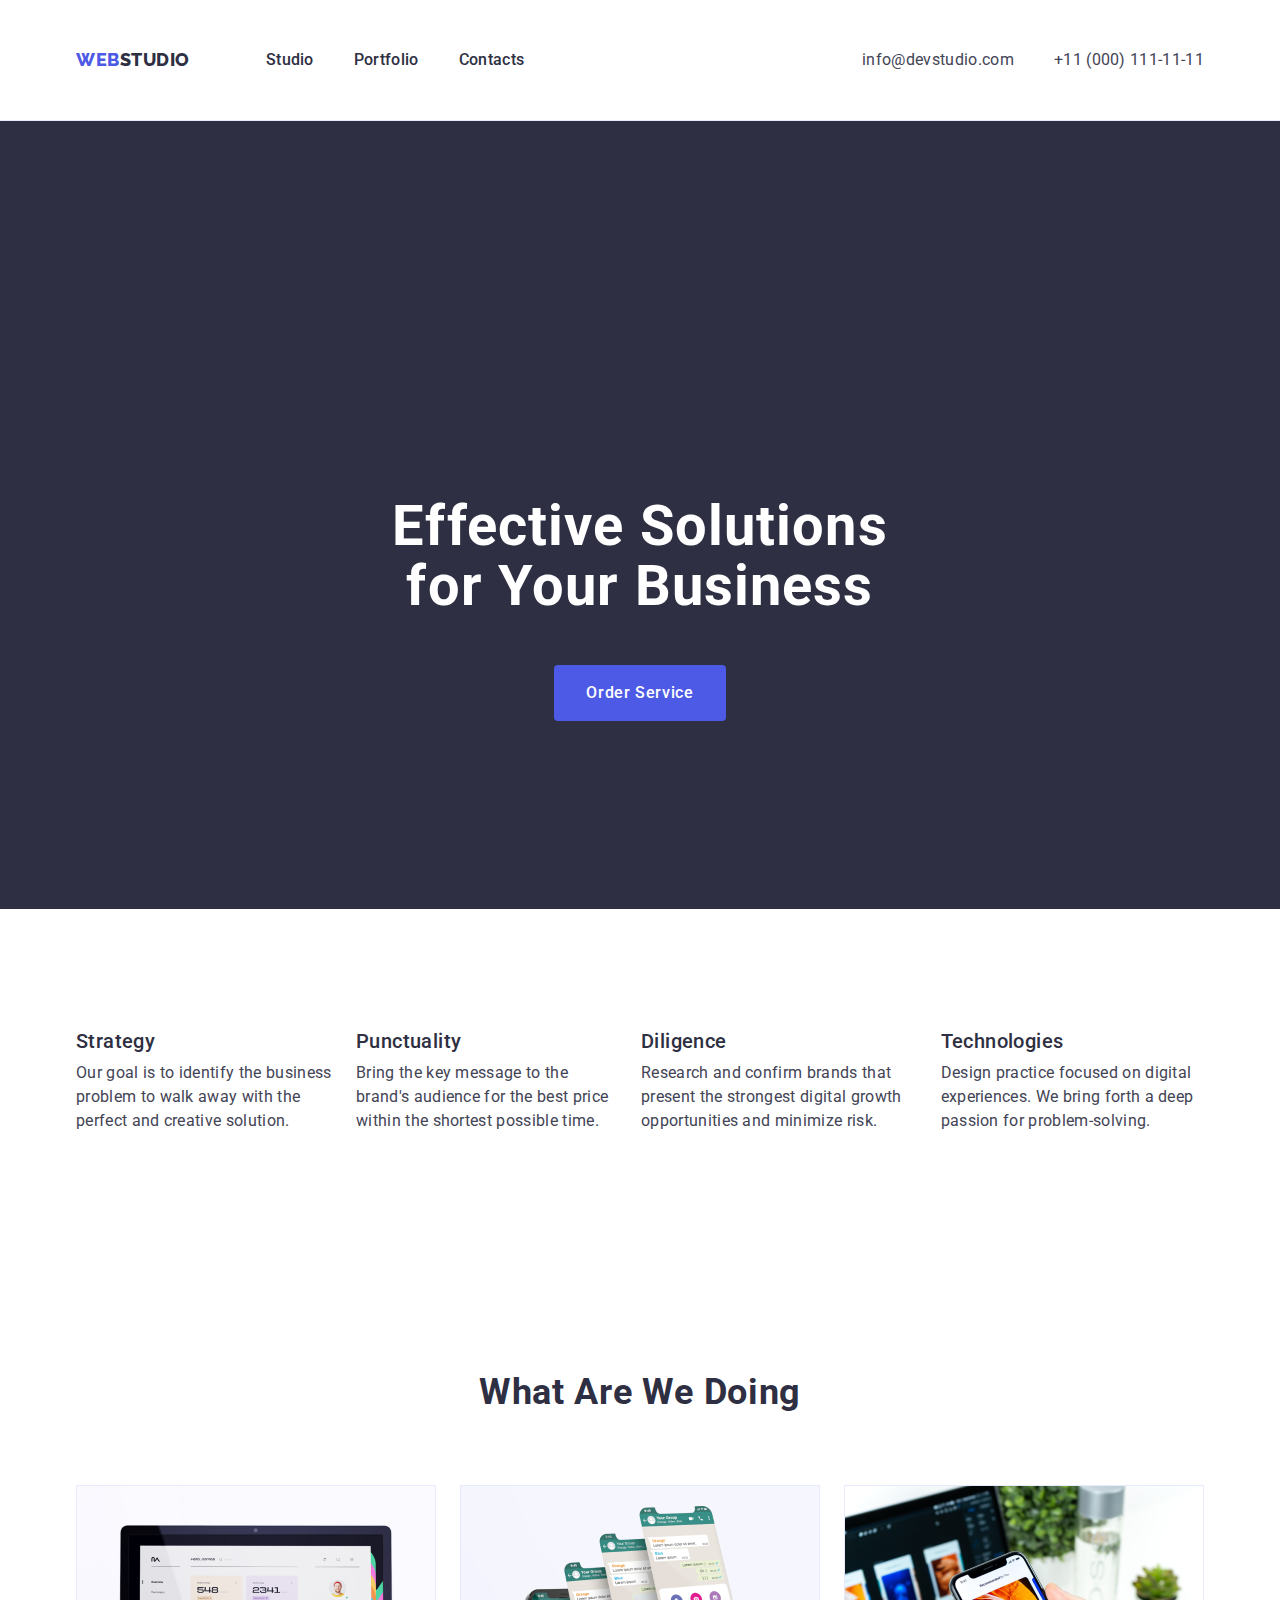
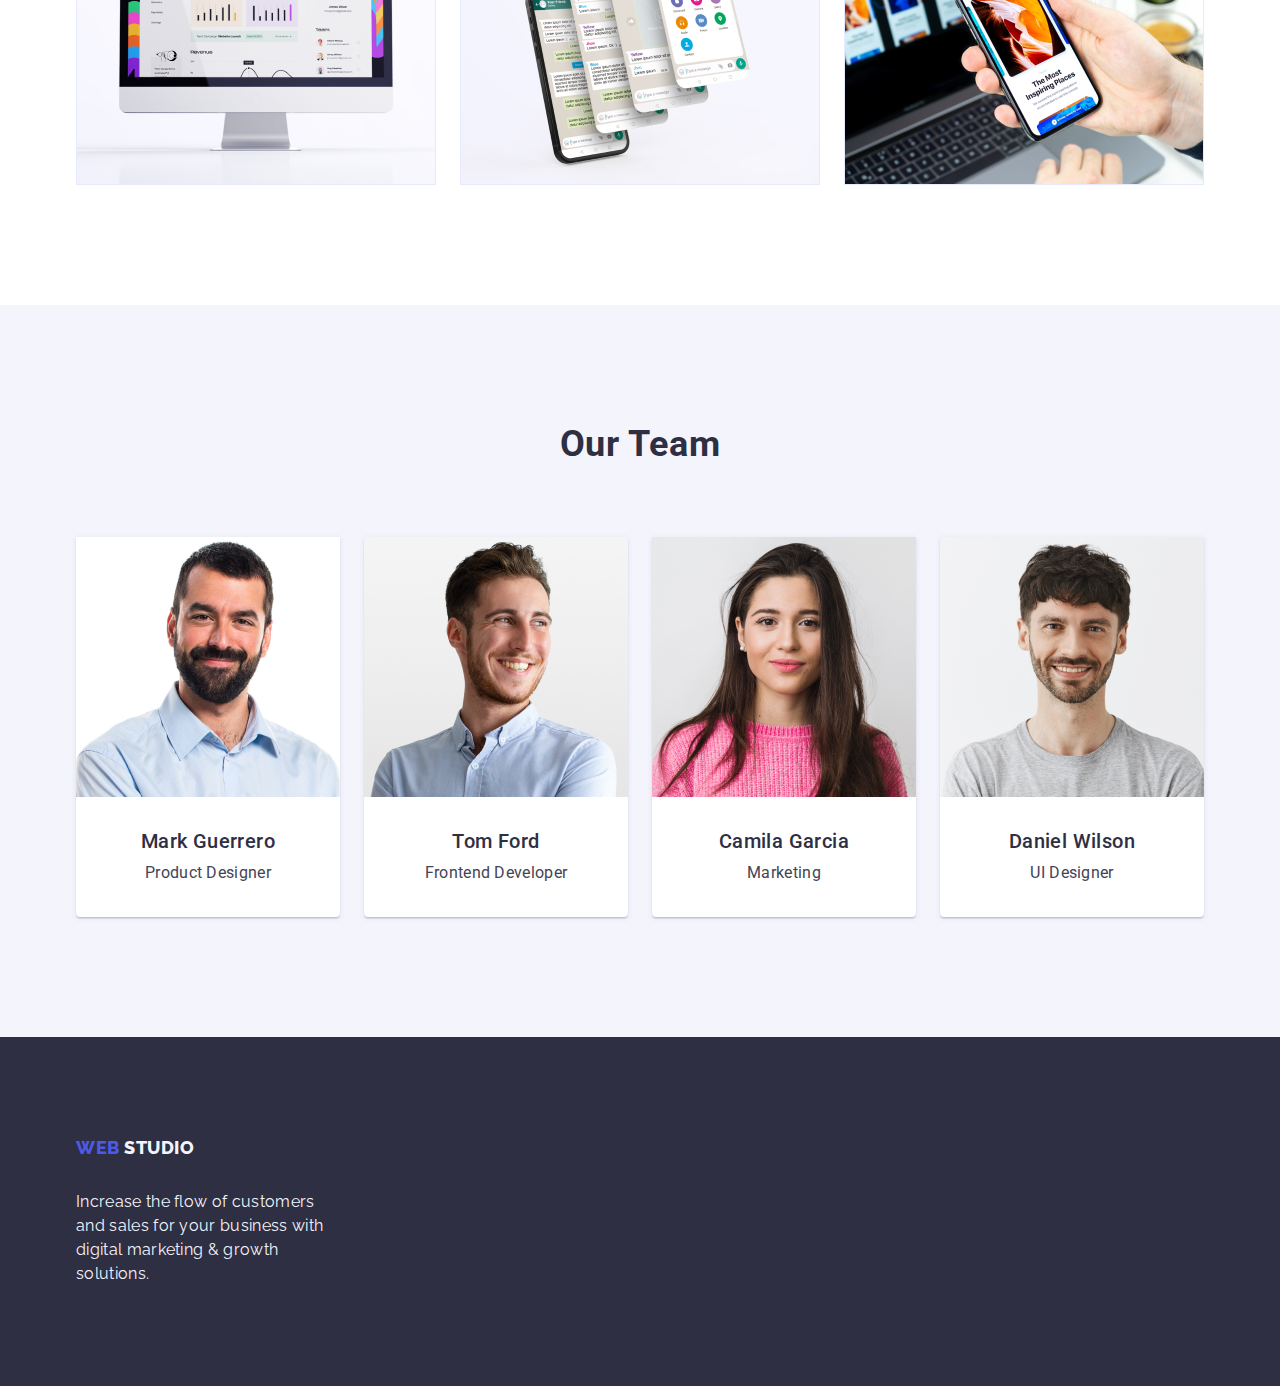
<file: index.html>
<!DOCTYPE html>
<html lang="en">
  <head>
    <meta charset="UTF-8" />
    <meta http-equiv="X-UA-Compatible" content="IE=edge" />
    <meta name="viewport" content="width=device-width, initial-scale=1.0" />
    <title>WebStudio</title>
    <link rel="preconnect" href="https://fonts.googleapis.com" />
    <link rel="preconnect" href="https://fonts.gstatic.com" crossorigin />
    <link
      href="https://fonts.googleapis.com/css2?family=Raleway:wght@800&family=Roboto:wght@400;500;700&display=swap"
      rel="stylesheet"
    />
    <link
      rel="stylesheet"
      href="https://cdnjs.cloudflare.com/ajax/libs/modern-normalize/1.1.0/modern-normalize.min.css"
    />
    <link rel="stylesheet" href="./css/style.css" />
  </head>
  <body>
    <!-- TOP LINE -->
    <header class="header-page">
      <div class="container page-header-container">
        <nav class="nav-page">
          <a class="logo link" href="./index.html">
            Web <span class="studio">Studio</span>
          </a>
          <ul class="menu-nav list">
            <li class="menu-item">
              <a class="link nav-item" href="./index.html">Studio</a>
            </li>
            <li class="menu-item">
              <a class="link nav-item" href="./portfolio.html">Portfolio</a>
            </li>
            <li class="menu-item">
              <a class="link nav-item" href="">Contacts</a>
            </li>
          </ul>
        </nav>

        <address class="address">
          <ul class="menu-contact list">
            <li class="contact-item">
              <a class="link contact" href="mailto:info@devstudio.com"
                >info@devstudio.com</a
              >
            </li>
            <li>
              <a class="link contact" href="tel:+110001111111"
                >+11 (000) 111-11-11</a
              >
            </li>
          </ul>
        </address>
      </div>
    </header>
    <main>
      <!-- Hero  -->
      <section class="hero">
        <div class="container">
          <h1 class="hero-title">Effective Solutions for Your Business</h1>
          <button class="btn" type="button">Order Service</button>
        </div>
      </section>
      <!-- Section 1 -->
      <section class="section">
        <div class="container">
          <h2 class="section-name" hidden>Feature</h2>
          <ul class="list feature-menu">
            <li class="feature-menu-items">
              <h3 class="content-name">Strategy</h3>
              <p class="content-text">
                Our goal is to identify the business problem to walk away with
                the perfect and creative solution.
              </p>
            </li>
            <li class="feature-menu-items">
              <h3 class="content-name">Punctuality</h3>
              <p class="content-text">
                Bring the key message to the brand's audience for the best price
                within the shortest possible time.
              </p>
            </li>
            <li class="feature-menu-items">
              <h3 class="content-name">Diligence</h3>
              <p class="content-text">
                Research and confirm brands that present the strongest digital
                growth opportunities and minimize risk.
              </p>
            </li>
            <li class="feature-menu-items">
              <h3 class="content-name">Technologies</h3>
              <p class="content-text">
                Design practice focused on digital experiences. We bring forth a
                deep passion for problem-solving.
              </p>
            </li>
          </ul>
        </div>
      </section>

      <!-- Section 2 -->
      <section class="section">
        <div class="container">
          <h2 class="section-name position">What are we doing</h2>
          <ul class="list work">
            <li class="pictures">
              <img
                src="./images/section-2/Rectangle71.jpg"
                alt="imege"
                width="360"
                height="300"
              />
            </li>
            <li class="pictures">
              <img
                src="./images/section-2/Rectangle71(1).jpg"
                alt="imege"
                width="360"
                height="300"
              />
            </li>
            <li class="pictures">
              <img
                src="./images/section-2/Rectangle71(2).jpg"
                alt="imege"
                width="360"
                height="300"
              />
            </li>
          </ul>
        </div>
      </section>
      <!-- Section 3 Our Team -->
      <section class="section-team section">
        <div class="container">
          <h2 class="section-name position">Our Team</h2>
          <ul class="list employees">
            <li class="card">
              <img
                src="./images/section-3-teme/img.jpg"
                alt="Mark Guerrero"
                width="264"
                height="260"
              />
              <div class="card-signature">
                <h3 class="content-name name">Mark Guerrero</h3>
                <p class="content-text job-title">Product Designer</p>
              </div>
            </li>
            <li class="card">
              <img
                src="./images/section-3-teme/img1.jpg"
                alt="Tom Ford"
                width="264"
                height="260"
              />
              <div class="card-signature">
                <h3 class="content-name name">Tom Ford</h3>
                <p class="content-text job-title">Frontend Developer</p>
              </div>
            </li>
            <li class="card">
              <img
                src="./images/section-3-teme/img2.jpg"
                alt="Camila Garcia"
                width="264"
                height="260"
              />
              <div class="card-signature">
                <h3 class="content-name name">Camila Garcia</h3>
                <p class="content-text job-title">Marketing</p>
              </div>
            </li>
            <li class="card">
              <img
                src="./images/section-3-teme/img3.jpg"
                alt="Daniel Wilson"
                width="264"
                height="260"
              />
              <div class="card-signature">
                <h3 class="content-name name">Daniel Wilson</h3>
                <p class="content-text job-title">UI Designer</p>
              </div>
            </li>
          </ul>
        </div>
      </section>
    </main>
    <footer class="footer">
      <div class="container foter-container">
        <a class="logo link logo-footer" href="./index.html">
          Web <span class="studio-footer">Studio</span>
        </a>
        <p class="footer-text">
          Increase the flow of customers and sales for your business with
          digital marketing & growth solutions.
        </p>
      </div>
    </footer>
  </body>
</html>
</file>
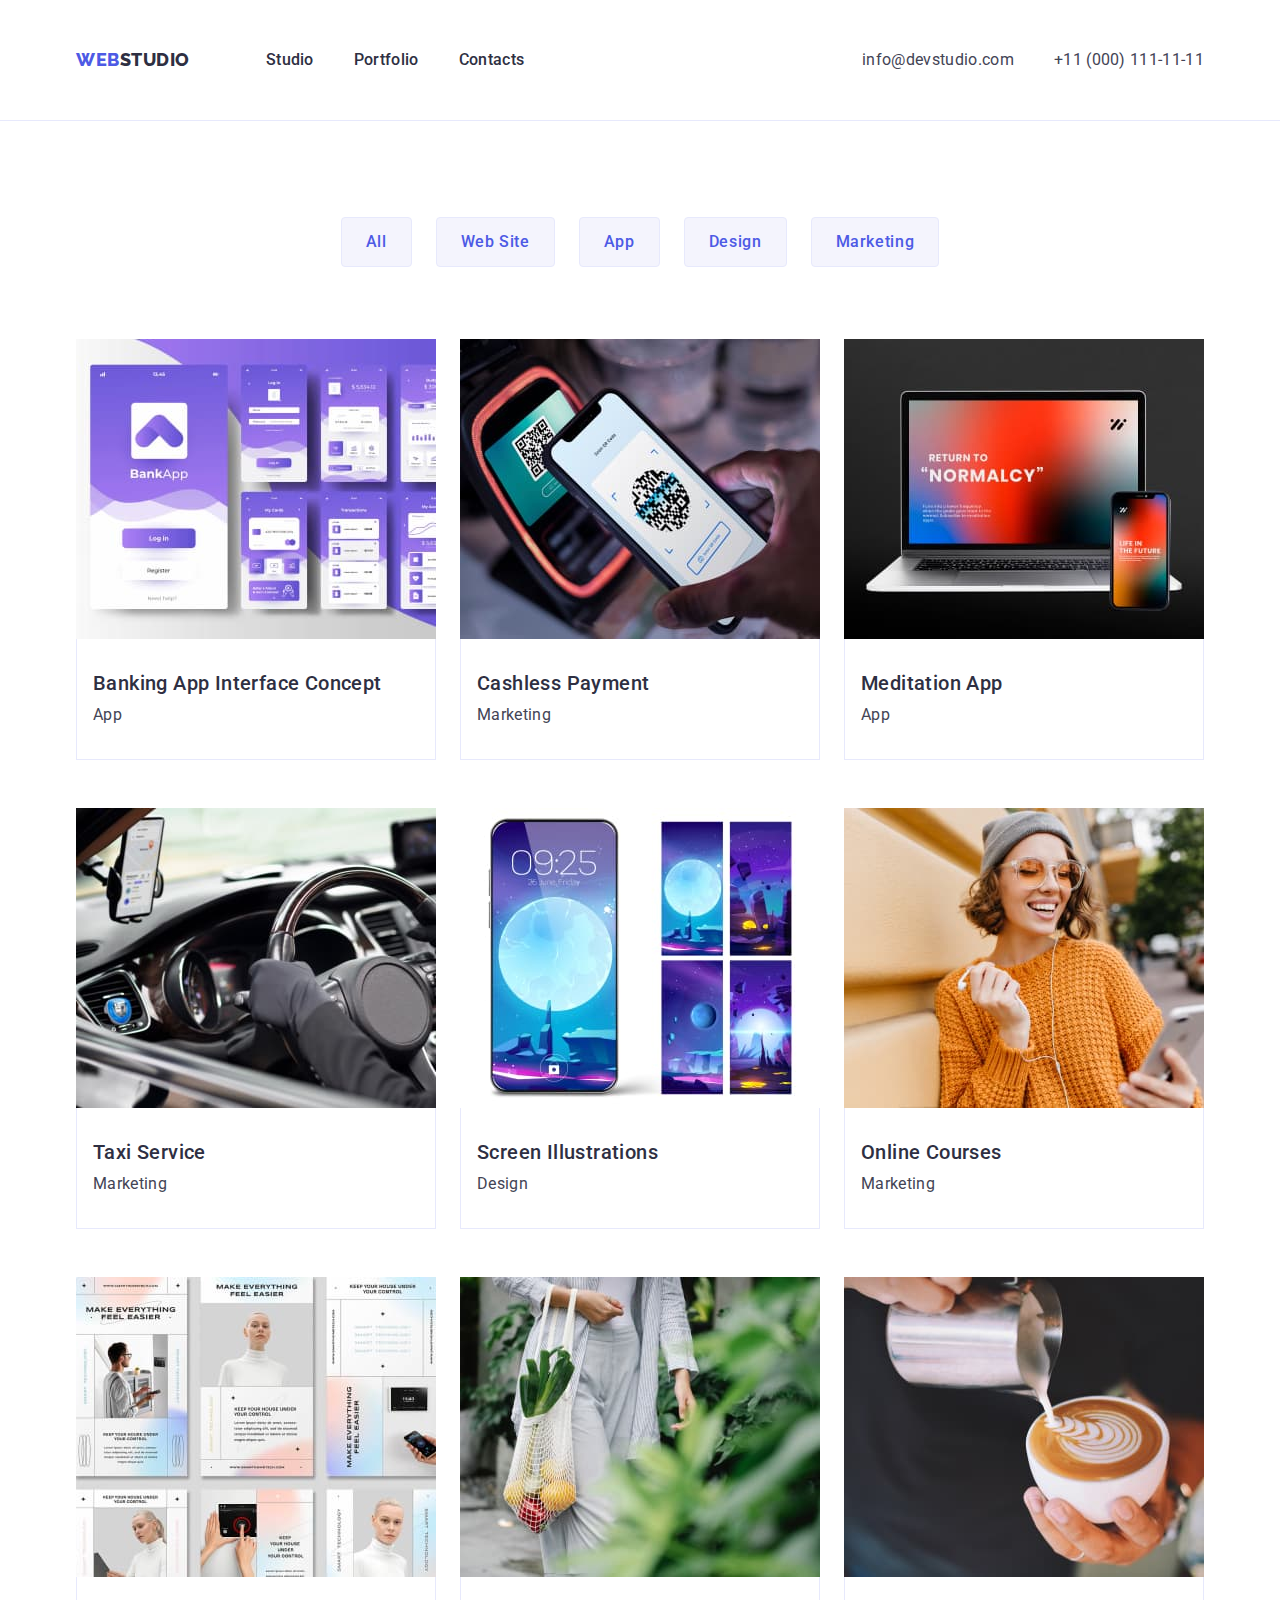
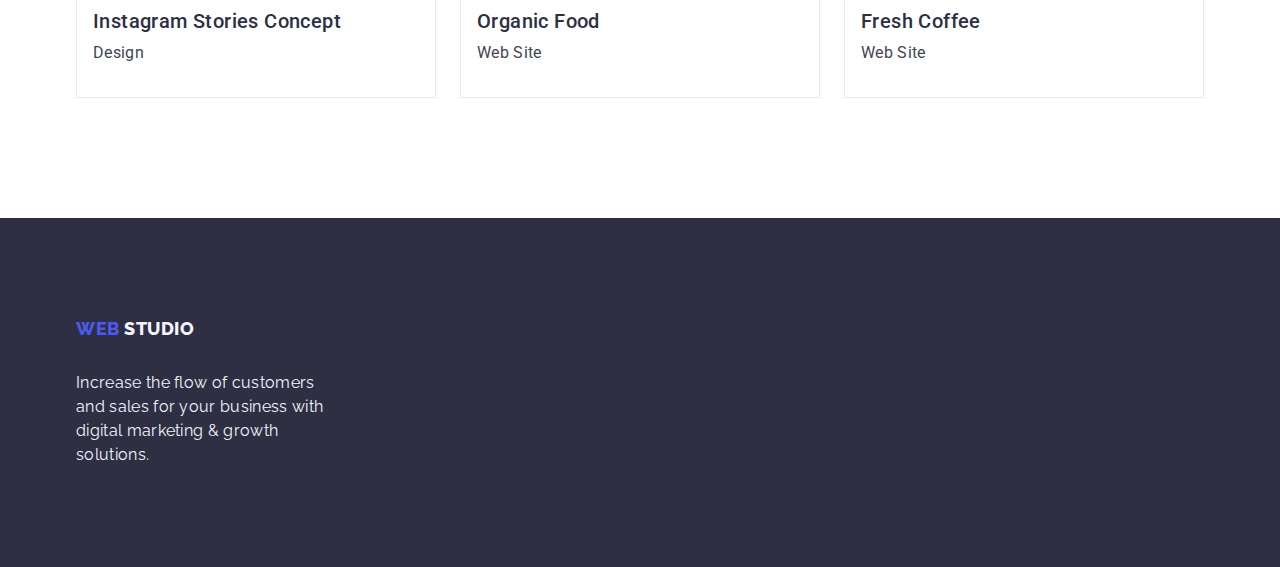
<file: portfolio.html>
<!DOCTYPE html>
<html lang="en">
  <head>
    <meta charset="UTF-8" />
    <meta http-equiv="X-UA-Compatible" content="IE=edge" />
    <meta name="viewport" content="width=device-width, initial-scale=1.0" />
    <title>Portfolio</title>
    <link rel="preconnect" href="https://fonts.googleapis.com" />
    <link rel="preconnect" href="https://fonts.gstatic.com" crossorigin />
    <link
      href="https://fonts.googleapis.com/css2?family=Raleway:wght@800&family=Roboto:wght@400;500;700&display=swap"
      rel="stylesheet"
    />
    <link
      rel="stylesheet"
      href="https://cdnjs.cloudflare.com/ajax/libs/modern-normalize/1.1.0/modern-normalize.min.css"
    />
    <link rel="stylesheet" href="./css/style.css" />
  </head>
  <body>
    <!-- TOP LINE -->
    <header class="header-page header-portfolio">
      <div class="container page-header-container">
        <nav class="nav-page">
          <a class="logo link" href="./index.html">
            Web <span class="studio">Studio</span>
          </a>
          <ul class="menu-nav list">
            <li class="menu-item">
              <a class="link nav-item" href="./index.html">Studio</a>
            </li>
            <li class="menu-item">
              <a class="link nav-item" href="./portfolio.html">Portfolio</a>
            </li>
            <li class="menu-item">
              <a class="link nav-item" href="">Contacts</a>
            </li>
          </ul>
        </nav>

        <address class="address">
          <ul class="menu-contact list">
            <li class="contact-item">
              <a class="link contact" href="mailto:info@devstudio.com"
                >info@devstudio.com</a
              >
            </li>
            <li>
              <a class="link contact" href="tel:+110001111111"
                >+11 (000) 111-11-11</a
              >
            </li>
          </ul>
        </address>
      </div>
    </header>
    <main>
      <section class="section portfolio-section">
        <div class="container">
          <h1 class="section-name" hidden>Clients</h1>
          <!-- Filter -->
          <ul class="list menu-filter">
            <li class="filter-item">
              <button class="btn-filter" type="button">All</button>
            </li>
            <li class="filter-item">
              <button class="btn-filter" type="button">Web Site</button>
            </li>
            <li class="filter-item">
              <button class="btn-filter" type="button">App</button>
            </li>
            <li class="filter-item">
              <button class="btn-filter" type="button">Design</button>
            </li>
            <li class="filter-item">
              <button class="btn-filter" type="button">Marketing</button>
            </li>
          </ul>

          <!-- ROW -->
          <ul class="list portfolio-list">
            <li class="card-portfolio">
              <a class="link" href="">
                <img
                  src="./images/portfolio/row1/banking-app.jpg"
                  alt="Banking App Interface Concept"
                  width="360"
                  height="300"
                />
                <div class="card-description">
                  <h2 class="content-name">Banking App Interface Concept</h2>
                  <p class="content-text">App</p>
                </div>
              </a>
            </li>
            <li class="card-portfolio">
              <a class="link" href="">
                <img
                  src="./images/portfolio/row1/cashless.jpg"
                  alt="Cashless Payment"
                  width="360"
                  height="300"
                />
                <div class="card-description">
                  <h2 class="content-name">Cashless Payment</h2>
                  <p class="content-text">Marketing</p>
                </div>
              </a>
            </li>
            <li class="card-portfolio">
              <a class="link" href="">
                <img
                  src="./images/portfolio/row1/meditation-app.jpg"
                  alt="Meditation App"
                  width="360"
                  height="300"
                />
                <div class="card-description">
                  <h2 class="content-name">Meditation App</h2>
                  <p class="content-text">App</p>
                </div>
              </a>
            </li>

            <li class="card-portfolio">
              <a class="link" href="">
                <img
                  src="./images/portfolio/row2/taxi.jpg"
                  alt="Taxi Service"
                  width="360"
                  height="300"
                />
                <div class="card-description">
                  <h2 class="content-name">Taxi Service</h2>
                  <p class="content-text">Marketing</p>
                </div></a
              >
            </li>
            <li class="card-portfolio">
              <a class="link" href="">
                <img
                  src="./images/portfolio/row2/screen-Illustrations.jpg"
                  alt="Screen Illustrations"
                  width="360"
                  height="300"
                />
                <div class="card-description">
                  <h2 class="content-name">Screen Illustrations</h2>
                  <p class="content-text">Design</p>
                </div></a
              >
            </li>
            <li class="card-portfolio">
              <a class="link" href="">
                <img
                  src="./images/portfolio/row2/online-courses.jpg"
                  alt="Online Courses"
                  width="360"
                  height="300"
                />
                <div class="card-description">
                  <h2 class="content-name">Online Courses</h2>
                  <p class="content-text">Marketing</p>
                </div></a
              >
            </li>

            <li class="card-portfolio">
              <a class="link" href="">
                <img
                  src="./images/portfolio/row3/instagram-stories.jpg"
                  alt="Instagram Stories Concept"
                  width="360"
                  height="300"
                />
                <div class="card-description">
                  <h2 class="content-name">Instagram Stories Concept</h2>
                  <p class="content-text">Design</p>
                </div></a
              >
            </li>
            <li class="card-portfolio">
              <a class="link" href="">
                <img
                  src="./images/portfolio/row3/organic-foodjpg.jpg"
                  alt="Organic Food"
                  width="360"
                  height="300"
                />
                <div class="card-description">
                  <h2 class="content-name">Organic Food</h2>
                  <p class="content-text">Web Site</p>
                </div></a
              >
            </li>
            <li class="card-portfolio">
              <a class="link" href="">
                <img
                  src="./images/portfolio/row3/fresh-coffee.jpg"
                  alt="Organic Food"
                  width="360"
                  height="300"
                />
                <div class="card-description">
                  <h2 class="content-name">Fresh Coffee</h2>
                  <p class="content-text">Web Site</p>
                </div></a
              >
            </li>
          </ul>
        </div>
      </section>
    </main>
    <footer class="footer">
      <div class="container">
        <a class="logo link logo-footer" href="./index.html">
          Web <span class="studio-footer">Studio</span>
        </a>
        <p class="footer-text">
          Increase the flow of customers and sales for your business with
          digital marketing & growth solutions.
        </p>
      </div>
    </footer>
  </body>
</html>
</file>
<file: css/style.css>
:root{
    --primery-text:font-family:'Roboto',sans-serif;
    --color-iris: #4d5ae5;
	--color-ocean: #404bbf;
	--color-text: #2e2f42;
	--color-green: #31d0aa;
	--color-desc: #434455;
	--color-light-slate: #8e8f99;
	--color-cornflower: #e7e9fc;
	--color-studio-footer: #f4f4fd;
	--color-navy-blue-modal: #2e2f42;
	--color-grey: #2e2f42;
	--color-white:#FFFFFF;
	--color-dairy: #fcfcfc;}


h1,h2,h3,h4,h5,p{margin: 0;}
ul{margin: 0;
   }
img{display: block;}

body{color:#434455;
    background-color:var(--color-white);
    font-family: "Roboto", sans-serif;
   }
.section{padding-top: 120px;
        padding-bottom: 120px;
        }
.list{list-style: none;
    padding: 0;
    margin: 0;}
.link{text-decoration: none;}

.container{
    width: 1158px;
    margin: 0 auto;
    padding: 0 15px;}
/* ============ FONTS FOR SECTIONS */
.section-name{font-family:var(--primery-text);
    font-style: normal;
    font-weight: 700;
    font-size: 36px;
    line-height: 1.11;
    text-align: center;
    letter-spacing: 0.02em;
    text-transform: capitalize;
    margin-bottom: 72px;
    color: #2E2F42;
    }
.content-name{font-family:var(--primery-text);
    font-style: normal;
    font-weight: 500;
    font-size: 20px;
    line-height: 1.2;
    letter-spacing: 0.02em;
    color: #2E2F42;
    
    margin-bottom: 8px;}
.content-text{ font-family: var(--primery-text);
	font-size: 16px;
	font-family: var(--primery-text);
	font-weight: 400;
	font-style: normal;
	line-height: 1.5;
	letter-spacing: 0.02em;
	text-decoration: none;
	text-transform: none;
    margin-bottom: 0;
    margin-top: 0;
    color: var(--color-desc);}

/* ============ FINISH FONTS FOR SECTIONS========== */
/* ===========TOP LINE =========*/
.header-page{
    padding-top: 24px;
    padding-bottom: 24px;
    border-bottom: 1px solid #e7e9fc
    }

.nav-page{display: flex;
    align-items: center}
.logo{margin-right: 76px;
    font-family:'Raleway',sans-serif;
    font-style:normal;
    font-weight: 800;
    font-size: 18px;
    line-height: 1.17;
    display: flex;
    align-items: center;
    letter-spacing: 0.03em;
    text-transform: uppercase;
    color: #4D5AE5;
    }
.menu-nav{display: flex;}
.menu-contact{display: flex;
    
    }

.address{ font-style: normal;}
.nav-item{display: block;
    padding: 24px 0px;
    font-family:var(--primery-text);
    font-style: normal;
    font-weight: 500;
    font-size: 16px;
    line-height: 1.5;
    letter-spacing: 0.02em;
    color: #2E2F42;}
.nav-item:hover,
.nav-item:focus{color: #404BBF;}
.menu-item:not(:last-child){margin-right: 40px;}
.contact{display: block;
    padding: 24px 0px;
    font-family: var(--primery-text);
    font-style: normal;
    font-size: 16px;
    line-height: 1.5;
    letter-spacing: 0.02em;
    color: #434455;
    
}
.contact:hover,
.contact:focus{color: #404BBF;}

.contact-item{margin-right: 40px;}

.studio{font-family: 'Raleway',sans-serif;
    font-style:normal;
    font-weight: 800;
    font-size: 18px;
    line-height: 1.17;
    letter-spacing: 0.03em;
    text-transform: uppercase;
    color: #2E2F42;
    } 

.page-header-container{display: flex;
   align-items: center;
   justify-content: space-between;}
/* ============FINISH TOP LINE ======================= */

/* ==========HERO================= */


.hero{text-align: center;
    margin-top: 0px;
    padding: 188px 0;
    background-color:#2E2F42;;
    color: #FFFFFF;}
.hero-title{max-width: 496px;
    margin-bottom: 48px;
    font-family: var(--primery-text);
    font-style: normal;
    font-weight: 700;
    font-size:56px;
    line-height:1.07;
    letter-spacing:0.02em;
    text-align: center;
    margin-right: auto;
    margin-left: auto;
    padding-top: 188px;
    }

.btn{display: block;
    border-radius: 4px;
    min-width: 169px;
    padding-top: 16px;
    padding-right: 32px;
    padding-bottom: 16px;
    padding-left: 32px;
    background: #4D5AE5;
    font-family: inherit;
    font-style: normal;
    font-weight: 500;
    font-size: 16px;
    line-height: 1.5;
    color: #ffffff;
    letter-spacing: 0.04em;
    margin: auto;
    cursor: pointer;
    border: none;}
.btn:hover,
.btn:focus{background: #404BBF;}

/* ====== FINISH HERO */
/* ========Section 1====== */

.visually-hidden {
    position: absolute;
    width: 1px;
    height: 1px;
    margin: -1px;
    border: 0;
    padding: 0;
    
    white-space: nowrap;
    clip-path: inset(100%);
    clip: rect(0 0 0 0);
    overflow: hidden;
  }
.feature-menu{display: flex;
 gap: 24px;
}
.feature-menu-items{width: calc((100%-24px*3)/4);}
/* ======Section2==== */
.work{
    display: flex;
    gap: 24px;
}
.pictures{width:calc((100% - 48px) / 3); }



/* ======  Section 3 Our Team=========*/
.section-team{
    background: #F4F4FD;
}
.card{
    background-color:var(--color-white) ;
    background: #FFFFFF;
box-shadow: 0px 1px 6px rgba(46, 47, 66, 0.08), 0px 1px 1px rgba(46, 47, 66, 0.16), 0px 2px 1px rgba(46, 47, 66, 0.08);
border-radius: 0px 0px 4px 4px;

}

.employees{
    display: flex;
}
.employees .card:not(:last-child){margin-right: 24px;}
.card-signature{padding: 32px 16px;
text-align: center;}

/* ========PORTFOLIO======= */

.menu-filter{
    display: flex;
    margin-bottom: 72px;
    
   justify-content: center;
}
.portfolio-section{padding-top: 96px}
.menu-filter .filter-item:not(:last-child){margin-right: 24px;}
.btn-filter{border-radius: 4px;
    border: 1px solid #e7e9fc;
    padding: 12px 24px;
    font-family: inherit;
    font-style: normal;
    font-weight: 500;
    font-size: 16px;
    line-height: 1.5;
    letter-spacing: 0.04em;
    color: #4D5AE5;
    cursor: pointer;
    background: #F4F4FD;
    }
.btn-filter:hover,
.btn-filter:focus{color: #FFFFFF;
    background: #404BBF;
    border: 1px solid transparent;}
.portfolio-list{
    display: flex;
    flex-wrap: wrap;
    column-gap: 24px;
    row-gap: 48px;}
.card-portfolio{
    width: calc((100% - 48px)/3);}
.card-description
{padding: 32px 16px;
    border-left:1px solid #E7E9FC ;
    border-right:1px solid #E7E9FC ;
    border-bottom:1px solid #E7E9FC ;
    background: #FFFFFF;}



    /* =====FOOTER===== */
.studio-footer{font-family: 'Raleway',sans-serif;
    font-weight: 800;
    font-size: 18px;
    line-height: 1.17;
    letter-spacing: 0.03em;
    text-transform: uppercase;
    color: var(--color-studio-footer);
    }  
.footer{ background-color:#2E2F42;
    padding: 100px 0;
    
}
.footer-text{
    max-width: 264px;
    margin-top : 16px;
    font-family: 'Raleway',sans-serif;
    font-size: 16px;
    line-height: 1.5;
    letter-spacing: 0.02em;
    color: var(--color-studio-footer);}
.logo-footer{ display: inline-block;
    margin-bottom: 16px;}
</file>
